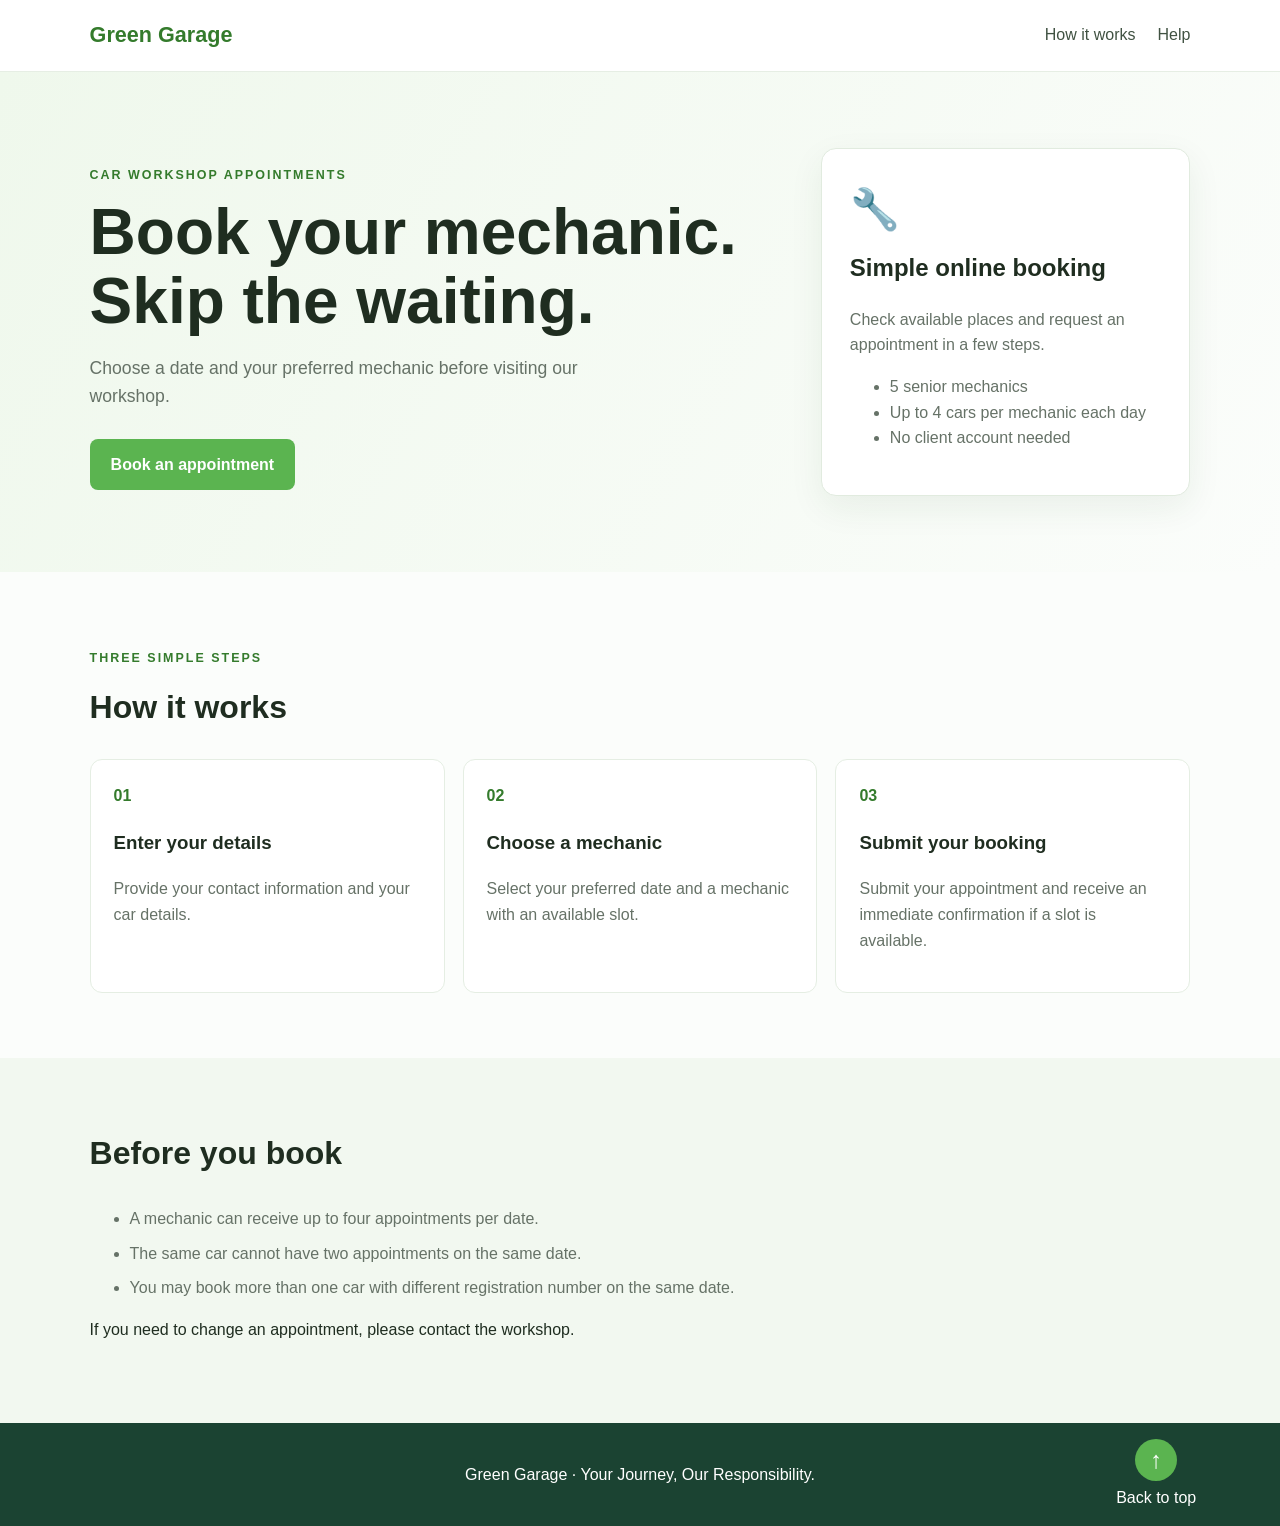
<file: docs/index.html>
<!DOCTYPE html>
<html lang="en">
<head>
    <meta charset="UTF-8">
    <meta name="viewport" content="width=device-width, initial-scale=1.0">
    <title>Green Garage | Car Workshop</title>
    <link rel="stylesheet" href="css/client.css">
</head>
<body>
    <header class="site-header" id="top">
        <a class="brand" href="index.html">
            Green Garage
        </a>

        <nav>
            <a href="#how-it-works">How it works</a>
            <a href="#help">Help</a>
        </nav>
    </header>

    <main>
        <section class="hero">
            <div class="hero-copy">
                <p class="eyebrow">
                    CAR WORKSHOP APPOINTMENTS
                </p>
                
                <h1>
                    Book your mechanic.<br>
                    Skip the waiting.
                </h1>

                <p>
                    Choose a date and your preferred mechanic before visiting our workshop.
                </p>

                <a class="button" href="appointment.html">
                    Book an appointment
                </a>
            </div>

            <div class="hero-card">
                <div class="hero-icon">🔧</div>
                
                <h2>Simple online booking</h2>

                <p>
                    Check available places and request an appointment in a few steps.
                </p>

                <ul>
                    <li>5 senior mechanics</li>
                    <li>Up to 4 cars per mechanic each day</li>
                    <li>No client account needed</li>
                </ul>
            </div>
        </section>

        <section id="how-it-works" class="content-section">
            <p class="eyebrow">
                THREE SIMPLE STEPS
            </p>

            <h2>How it works</h2>

            <div class="steps">
                <article>
                    <span>01</span>
                    <h3>Enter your details</h3>
                    <p>
                        Provide your contact information and your car details.
                    </p>
                </article>
                
                <article>
                    <span>02</span>
                    <h3>Choose a mechanic</h3>
                    <p>
                        Select your preferred date and a mechanic with an available slot.
                    </p>
                </article>

                <article>
                    <span>03</span>
                    <h3>Submit your booking</h3>
                    <p>
                        Submit your appointment and receive an immediate confirmation if a slot is available.
                    </p>
                </article>
            </div>
        </section>

        <section id="help" class="help-section">
            <h2>Before you book</h2>
            <ul>
                <li>A mechanic can receive up to four appointments per date.</li>
                <li>The same car cannot have two appointments on the same date.</li>
                <li>You may book more than one car with different registration number on the same date.</li>
            </ul>
            <p>
                If you need to change an appointment, please contact the workshop.
            </p>
        </section>
    </main>

    <footer>
        <div class="footer-content">
            <p>
                Green Garage · Your Journey, Our Responsibility.
            </p>

            <a class="back-to-top" href="#top">
                <span class="back-to-top-icon">↑</span>
                <span>Back to top</span>
            </a>
        </div>
    </footer>
</body>
</html>
</file>
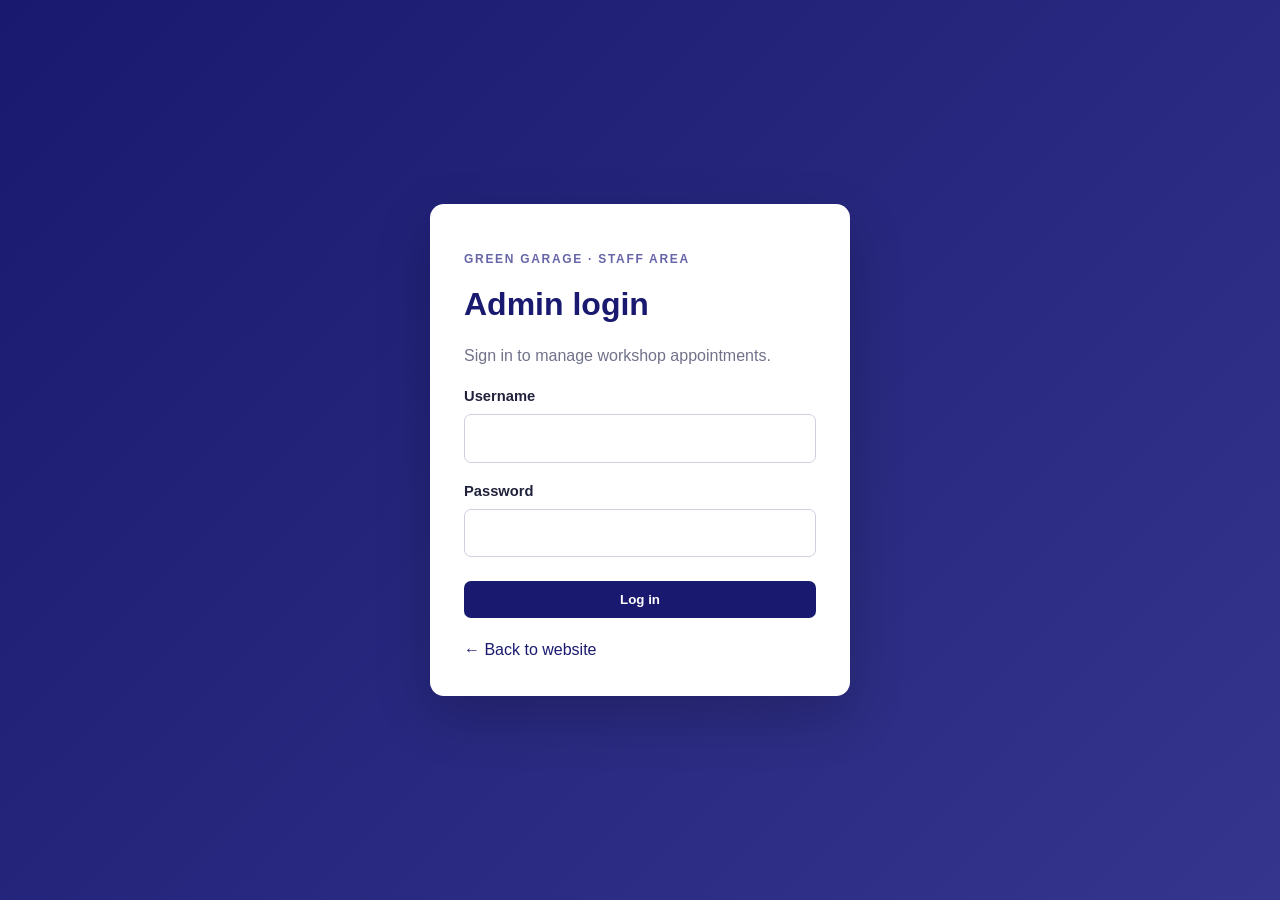
<file: docs/admin/index.html>
<!DOCTYPE html>
<html lang="en">
<head>
    <meta charset="UTF-8">
    <meta name="viewport" content="width=device-width, initial-scale=1.0">
    <title>Admin Login | Green Garage</title>
    <link rel="stylesheet" href="../css/admin.css">
    <script src="../js/admin-login.js" defer></script>
</head>
<body class="login-body">
    <main class="login-card">
        <p class="eyebrow">
            GREEN GARAGE · STAFF AREA
        </p>
        
        <h1>Admin login</h1>

        <p class="muted">
            Sign in to manage workshop appointments.
        </p>

        <form id="loginForm">
            <label>
                Username
                <input type="text" name="username" required autocomplete="username">
            </label>

            <label>
                Password
                <input type="password" name="password" required autocomplete="current-password">
            </label>

            <div id="loginMessage" class="message" role="status"></div>

            <button type="submit" class="button">
                Log in
            </button>
        </form>

        <a class="back-link" href="../index.html">
            ← Back to website
        </a>
    </main>
</body>
</html>
</file>
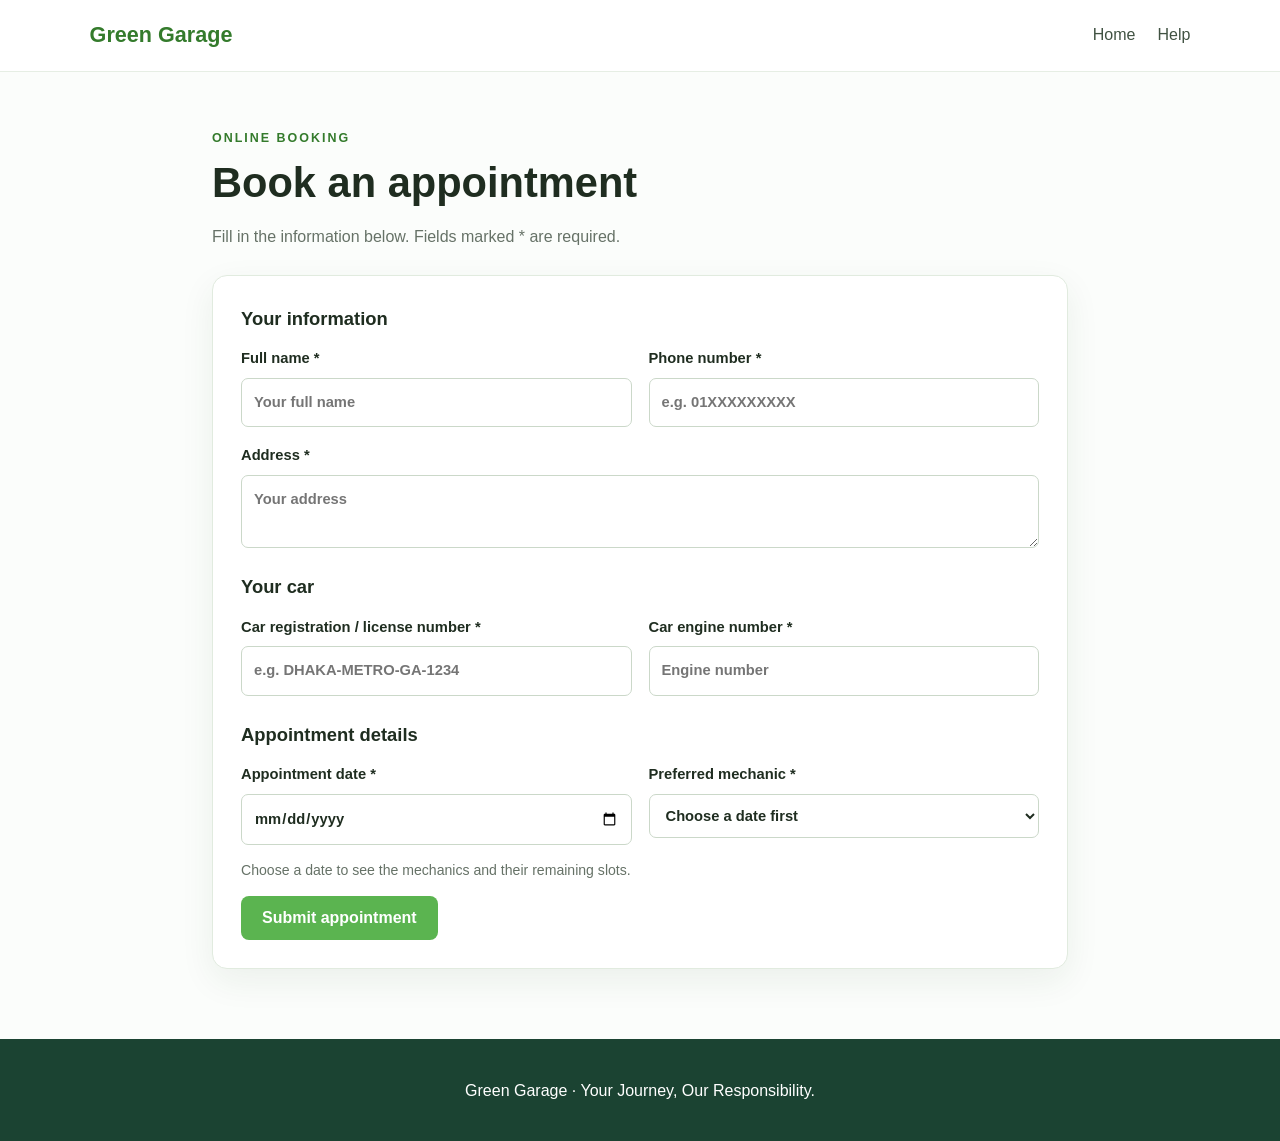
<file: docs/appointment.html>
<!DOCTYPE html>
<html lang="en">
<head>
    <meta charset="UTF-8">
    <meta name="viewport" content="width=device-width, initial-scale=1.0">
    <title>Book an Appointment | Green Garage</title>
    <link rel="stylesheet" href="css/client.css">
    <script src="js/appointment.js" defer></script>
</head>
<body>
    <header class="site-header">
        <a class="brand" href="index.html">Green Garage</a>
        <nav>
            <a href="index.html">Home</a>
            <a href="index.html#help">Help</a>
        </nav>
    </header>

    <main class="form-page">
        <div class="page-heading">
            <p class="eyebrow">ONLINE BOOKING</p>
            <h1>Book an appointment</h1>
            <p>
                Fill in the information below. Fields marked * are required.
            </p>
        </div>

        <form id="appointmentForm" class="form-card">
            <h2>Your information</h2>
            <div class="form-grid">
                <label>Full name *
                    <input type="text" name="client_name" required maxlength="100" placeholder="Your full name">
                </label>

                <label>Phone number *
                    <input type="tel" name="phone" required maxlength="25" placeholder="e.g. 01XXXXXXXXX">
                </label>

                <label class="full-width">Address *
                    <textarea name="address" required maxlength="255" rows="2" placeholder="Your address"></textarea>
                </label>
            </div>

            <h2>Your car</h2>

            <div class="form-grid">
                <label>Car registration / license number *
                    <input type="text" name="car_registration" required maxlength="50" placeholder="e.g. DHAKA-METRO-GA-1234">
                </label>

                <label>Car engine number *
                    <input type="text" name="engine_number" required maxlength="60" placeholder="Engine number">
                </label>
            </div>

            <h2>Appointment details</h2>
            <div class="form-grid">
                <label>Appointment date *
                    <input type="date" id="appointmentDate" name="appointment_date" required>
                </label>

                <label>Preferred mechanic *
                    <select id="mechanicSelect" name="mechanic_id" required>
                        <option value="">Choose a date first</option>
                    </select>
                </label>
            </div>

            <p id="availabilityMessage" class="small-note">
                Choose a date to see the mechanics and their remaining slots.
            </p>

            <div id="formMessage" class="message" role="status" aria-live="polite"></div>
            
            <button class="button" type="submit">Submit appointment</button>
        </form>
    </main>

    <footer>
        <p>
            Green Garage · Your Journey, Our Responsibility.
        </p>
    </footer>
</body>
</html>
</file>
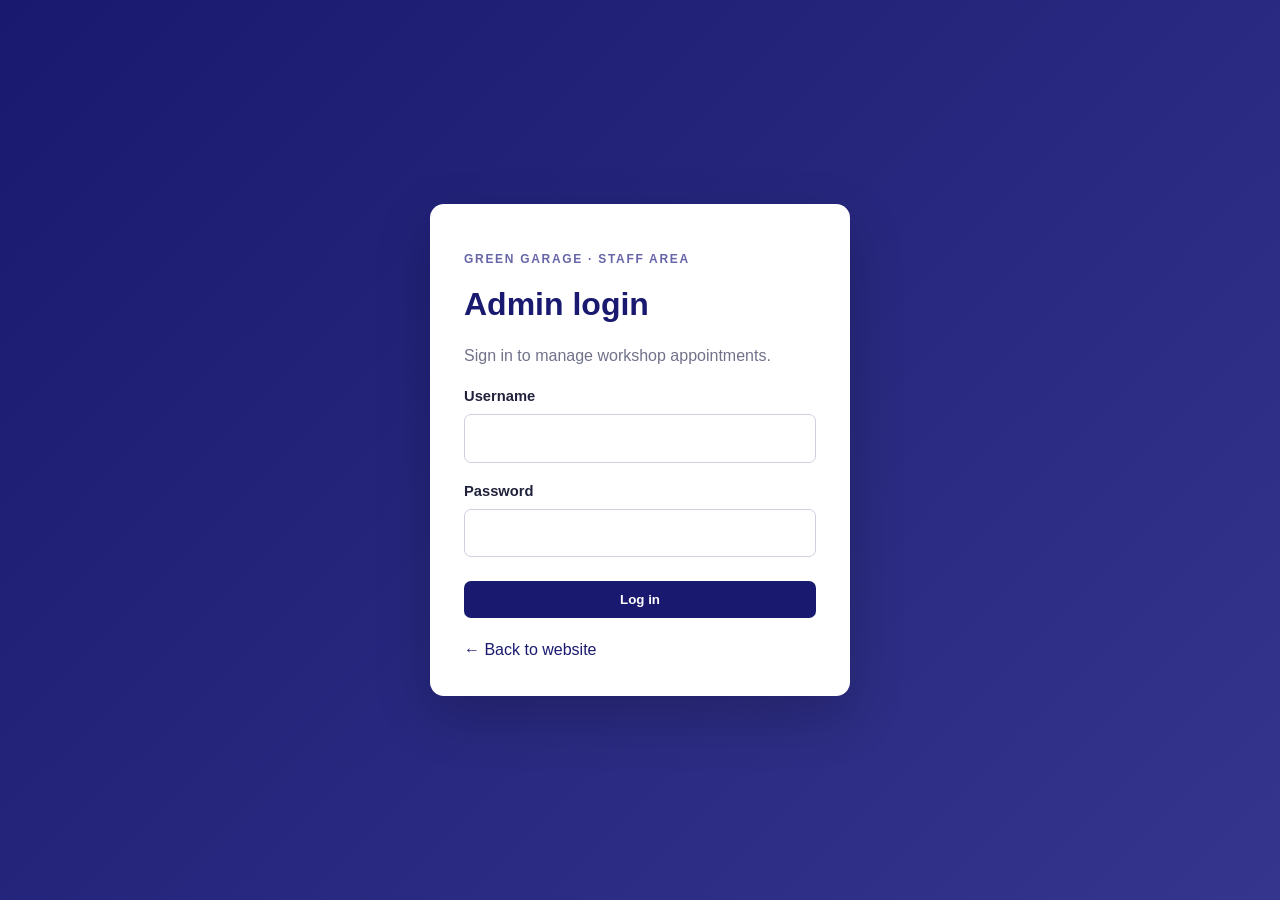
<file: docs/admin/dashboard.html>
<!DOCTYPE html>
<html lang="en">
<head>
    <meta charset="UTF-8">
    <meta name="viewport" content="width=device-width, initial-scale=1.0">
    <title>Appointments | Green Garage Admin</title>
    <link rel="stylesheet" href="../css/admin.css">
    <script src="../js/admin-dashboard.js" defer></script>
</head>
<body>
    <header class="admin-header">
        <div>
            <p class="eyebrow">GREEN GARAGE</p>
            <h1>Appointment dashboard</h1>
        </div>

        <button id="logoutButton" class="button button-light">Log out</button>
    </header>

    <main class="admin-main">
        <div class="dashboard-heading">
            <div>
                <h2>All appointments</h2>
                <p class="muted">View and update client bookings.</p>
            </div>

            <button id="refreshButton" class="button">Refresh list</button>
        </div>

        <div id="dashboardMessage" class="message" role="status"></div>
        
        <div class="table-wrap">
            <table>
                <thead>
                    <tr>
                        <th>Client</th>
                        <th>Phone</th>
                        <th>Car registration</th>
                        <th>Date</th>
                        <th>Mechanic</th>
                        <th>Action</th>
                    </tr>
                </thead>

                <tbody id="appointmentRows">
                    <tr>
                        <td colspan="6">Loading appointments...</td>
                    </tr>
                </tbody>
            </table>
        </div>

        <section id="editSection" class="edit-card" hidden>
            <h2>Edit appointment</h2>

            <p id="editCar" class="muted"></p>

            <form id="editForm">
                <input type="hidden" id="editId">

                <label>
                    Appointment date
                    <input type="date" id="editDate" required>
                </label>

                <label>
                    Mechanic
                    <select id="editMechanic" required></select>
                </label>

                <p class="muted small">
                    The system checks the car's existing booking and the mechanic's four-slot limit before saving.
                </p>

                <div class="form-actions">
                    <button class="button" type="submit">Save changes</button>
                    <button class="button button-light" type="button" id="cancelEdit">Cancel</button>
                </div>
            </form>
        </section>
    </main>
</body>
</html>
</file>
<file: docs/css/client.css>
* {
    box-sizing: border-box;}

:root {
    --green: #5bb450; 
    --green-dark: #347b2c; 
    --ink: #1f2d20; 
    --muted: #667267; 
    --pale: #f2f8f0;}

html {
    scroll-behavior: smooth;
}

body {
    margin: 0; 
    font-family: Arial, Helvetica, sans-serif; 
    color: var(--ink); 
    background: #fbfdfb; 
    line-height: 1.6;}

.site-header {
    display: flex; 
    justify-content: space-between; 
    align-items: center; 
    padding: 18px 7%; 
    background: white; 
    border-bottom: 1px solid #e6eee4;}

.brand {
    color: var(--green-dark); 
    font-weight: 800; 
    font-size: 1.35rem; 
    text-decoration: none;}

nav {
    display: flex; gap: 22px;}

nav a {
    color: #405242; text-decoration: none;}

nav a:hover {
    color: var(--green-dark);}

.hero {
    padding: 76px 7%; 
    display: grid; 
    grid-template-columns: 1.3fr 0.7fr; 
    gap: 45px; 
    align-items: center; 
    background: linear-gradient(120deg, #eff8ec, #fbfdfb);}

.eyebrow {
    color: var(--green-dark); 
    font-size: .78rem; 
    font-weight: 800; 
    letter-spacing: 2px;}

h1 {font-size: clamp(2.3rem, 5vw, 4rem); 
    line-height: 1.08; 
    margin: 12px 0 18px;}

.hero-copy > p:not(.eyebrow) {
    max-width: 540px; 
    color: var(--muted); 
    font-size: 1.1rem; 
    margin-bottom: 28px;}
.button {
    display: inline-block; 
    border: 0; 
    border-radius: 8px; 
    padding: 13px 21px; 
    background: var(--green); 
    color: white; 
    font-weight: 700; 
    text-decoration: none; 
    cursor: pointer; 
    font-size: 1rem;}

.button:hover {
    background: var(--green-dark);}

.hero-card, .form-card {
    background: white; 
    border: 1px solid #e1ebdf; 
    border-radius: 15px; 
    padding: 28px; 
    box-shadow: 0 12px 35px rgba(35, 75, 35, .07);}

.hero-card h2 {margin-top: 8px;}

.hero-card p, .hero-card li, .help-section li {color: var(--muted);}

.hero-icon {font-size: 2.5rem;}

.content-section, .help-section {padding: 65px 7%;}

.content-section h2, .help-section h2 {
    font-size: 2rem; 
    margin-top: 5px;}

.steps {
    display: grid; 
    grid-template-columns: 
    repeat(3, 1fr); gap: 18px;}

.steps article {
    background: white; 
    border: 1px solid #e5eee3; 
    border-radius: 12px; 
    padding: 23px;}

.steps article span {
    color: var(--green-dark); 
    font-weight: 800;}

.steps p {color: var(--muted);}

.help-section {background: var(--pale);}

.help-section li {margin: 9px 0;}

.form-page {
    max-width: 900px; 
    margin: 0 auto; 
    padding: 45px 22px 70px;}

.page-heading {margin-bottom: 25px;}

.page-heading h1 {font-size: 2.6rem;}

.page-heading p:last-child {color: var(--muted);}

.form-card h2 {
    font-size: 1.15rem; 
    margin: 24px 0 14px;}

.form-card h2:first-child {margin-top: 0;}

.form-grid {
    display: grid; 
    grid-template-columns: 1fr 1fr; 
    gap: 17px;}

label {
    display: flex; 
    flex-direction: column; 
    gap: 7px; 
    font-weight: 700; 
    font-size: .92rem;}

input, textarea, select {
    width: 100%; 
    border: 1px solid #cbd8c9; 
    border-radius: 7px; 
    padding: 12px; 
    font: inherit; 
    background: white; 
    color: var(--ink);}

input:focus, textarea:focus, select:focus {
    outline: 2px solid #b5dfae; 
    border-color: var(--green);}

.full-width {grid-column: 1 / -1;}

.small-note {
    color: var(--muted); 
    font-size: .88rem;}

.message {
    margin: 16px 0; 
    padding: 12px; 
    border-radius: 7px; 
    display: none;}

.message.success {
    display: block; 
    background: #eaf7e8; 
    color: #245d20;}

.message.error {
    display: block; 
    background: #fff0ef; 
    color: #9b2e27;}

footer {
    text-align: center;
    padding: 22px;
    color: white;
    background: #1b4332;
    border-top: 1px solid #1b4332;}

.footer-content {
    position: relative;
    display: flex;
    align-items: center;
    justify-content: center;}

.back-to-top {
    position: absolute;
    right: 5%;
    display: inline-flex;
    flex-direction: column;
    align-items: center;
    justify-content: center;
    gap: 4px;
    text-decoration: none;
    color: white;}

.back-to-top-icon {
    display: flex;
    align-items: center;
    justify-content: center;
    width: 42px;
    height: 42px;
    border-radius: 50%;
    background-color: var(--green);
    color: white;
    font-size: 1.5rem;
    line-height: 1;
    transition: background-color 0.2s, transform 0.2s;}

.back-to-top:hover .back-to-top-icon {
    background-color: var(--green-dark);
    transform: translateY(-3px);}

@media (max-width: 700px) {
    .hero {
        grid-template-columns: 1fr; 
        padding-top: 50px;} 
    
    .steps {grid-template-columns: 1fr;} 
    
    .form-grid {grid-template-columns: 1fr;} 
    
    .full-width {grid-column: auto;} 
    
    .site-header {padding: 16px 5%;} 
    
    nav {gap: 12px;}}
</file>
<file: docs/css/admin.css>
* {box-sizing: border-box;}

:root {
    --navy: #191970; 
    --navy-light: #30308e; 
    --ink: #20223b; 
    --muted: #70728a; 
    --line: #e3e4ef; 
}

body { 
    margin: 0; 
    font-family: Arial, Helvetica, sans-serif; 
    color: var(--ink); 
    background: #f5f5fb; 
    line-height: 1.5; 
}

.login-body { 
    min-height: 100vh; 
    display: grid; 
    place-items: center; 
    padding: 20px; 
    background: linear-gradient(135deg, #191970, #35358d); 
}

.login-card { 
    width: 100%; 
    max-width: 420px; 
    background: white; 
    border-radius: 14px; 
    padding: 34px; 
    box-shadow: 0 20px 55px rgba(0,0,0,.2); 
}

.eyebrow { 
    color: #6666a8; 
    font-size: .75rem; 
    letter-spacing: 1.7px; 
    font-weight: 800; 
}

h1 { 
    color: var(--navy); 
    margin: 8px 0; 
}

.muted {color: var(--muted);}

label { 
    display: flex; 
    flex-direction: column; 
    gap: 7px; margin: 17px 0; 
    font-weight: 700; 
    font-size: .92rem; 
}

input, select { 
    border: 1px solid #cfd0e0; 
    border-radius: 7px; 
    padding: 12px; 
    font: inherit; 
    width: 100%; 
}

input:focus, select:focus { 
    outline: 2px solid #c5c5ec; 
    border-color: var(--navy); 
}

.button { 
    border: 0; 
    border-radius: 7px; 
    padding: 11px 17px; 
    background: var(--navy); 
    color: white; 
    font-weight: 700; 
    cursor: pointer; 
}

.button:hover {background: var(--navy-light);}

.login-card .button { 
    width: 100%; 
    margin-top: 7px; 
}

.button-light { 
    color: var(--navy); 
    background: white; 
    border: 1px solid #d6d6e8; 
}

.button-light:hover {background: #eeeeF8;}

.back-link { 
    display: inline-block; 
    margin-top: 20px; 
    color: var(--navy); 
    text-decoration: none; 
}

.message { 
    display: none; 
    margin: 14px 0; 
    padding: 11px; 
    border-radius: 7px; 
}

.message.error { 
    display: block; 
    background: #fff0ef; 
    color: #9b2e27; 
}

.message.success { 
    display: block; 
    background: #eaf7e8; 
    color: #245d20; 
}

.admin-header { 
    display: flex; 
    align-items: center; 
    justify-content: space-between; 
    gap: 20px; 
    padding: 24px 6%; 
    background: var(--navy); 
    color: white; 
}

.admin-header h1 { 
    color: white; 
    margin: 0; 
}

.admin-header .eyebrow { 
    color: #c8c8ef; 
    margin: 0; 
}

.admin-main { 
    max-width: 1250px; 
    margin: 0 auto; 
    padding: 35px 22px 70px; 
}

.dashboard-heading { 
    display: flex; 
    justify-content: space-between; 
    align-items: center; 
    gap: 15px; 
    margin-bottom: 20px; 
}

.dashboard-heading h2 { 
    margin-bottom: 0; 
    color: var(--navy); 
}

.dashboard-heading p {margin-top: 4px;}

.table-wrap { 
    overflow-x: auto; 
    background: white; 
    border: 1px solid var(--line); 
    border-radius: 10px; 
}

table { 
    width: 100%; 
    border-collapse: collapse; 
    min-width: 780px; 
}

th, td { 
    padding: 13px 14px; 
    text-align: left; 
    border-bottom: 1px solid var(--line); 
}

th { 
    color: var(--navy); 
    background: #eeeeF8; 
    font-size: .88rem; 
}

td {font-size: .92rem;}

.edit-button { 
    border: 1px solid #c9c9e4; 
    border-radius: 6px; 
    padding: 7px 11px; 
    color: var(--navy); 
    background: white; 
    cursor: pointer; 
}

.edit-card { 
    margin-top: 25px; 
    padding: 24px; 
    max-width: 560px; 
    background: white; 
    border: 1px solid var(--line); 
    border-radius: 10px; 
}

.edit-card h2 { 
    color: var(--navy); 
    margin-top: 0; 
}

.form-actions { 
    display: flex; 
    gap: 10px; 
}

.small {font-size: .86rem;}

@media (max-width: 600px) { 
    .admin-header, .dashboard-heading { 
        align-items: flex-start; 
        flex-direction: column; 
    } 
    .admin-header {padding: 20px;} 
}
</file>
